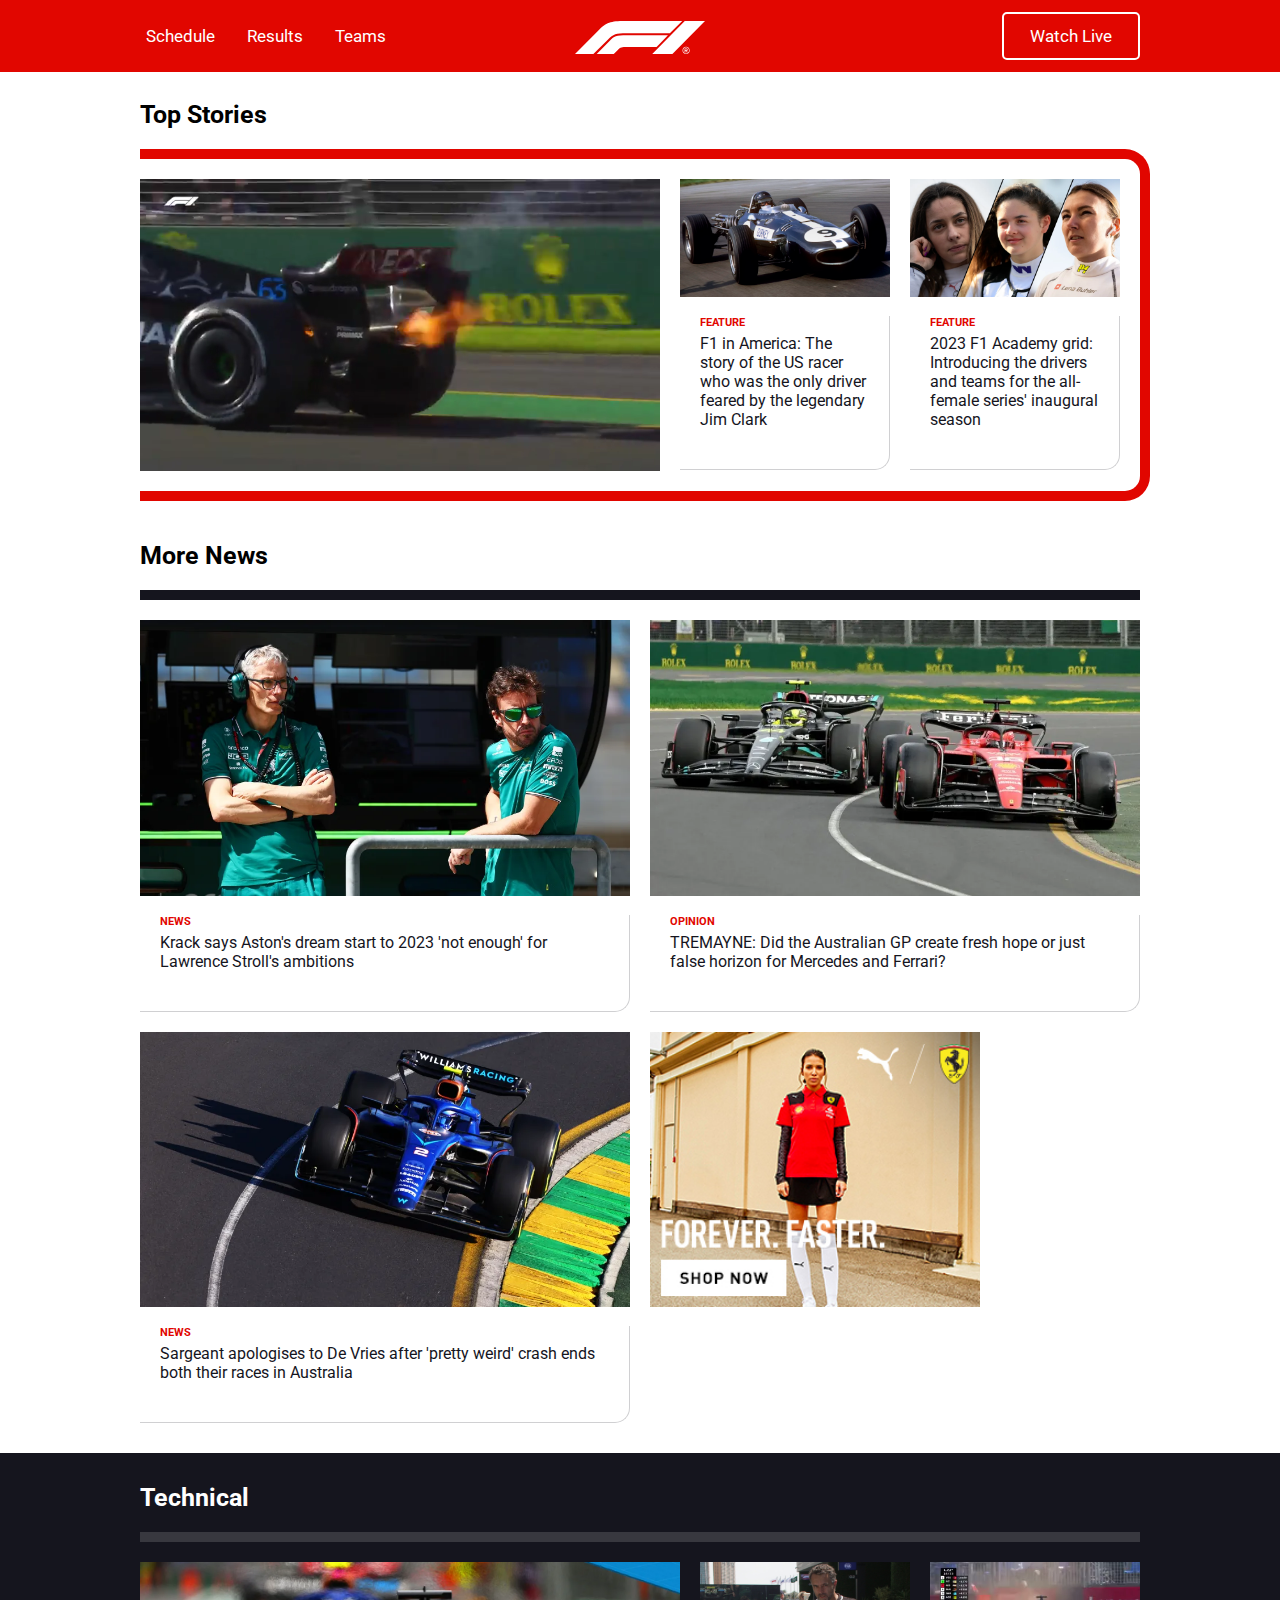
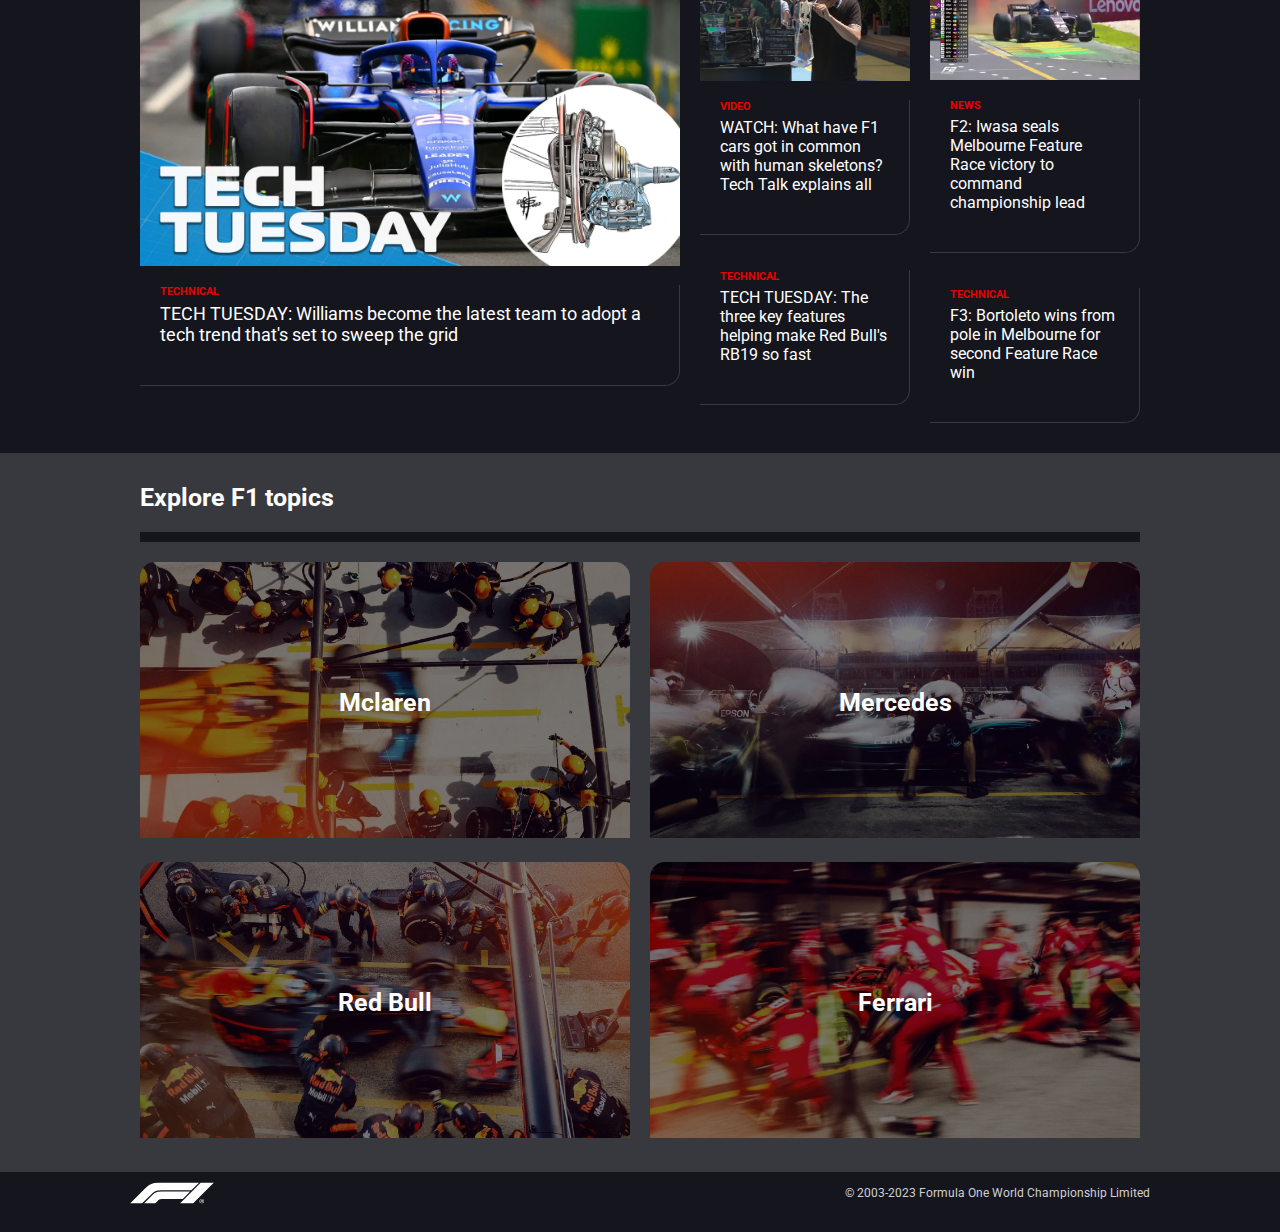
<file: f1-website/index.html>
<!DOCTYPE html>
<html lang="en">
<head>
    <meta charset="UTF-8">
    <meta http-equiv="X-UA-Compatible" content="IE=edge">
    <meta name="viewport" content="width=device-width, initial-scale=1.0">
    <title>F1 - Home</title>
    <link rel="stylesheet" href="styles.css">
    <script type="module" src="scripts/index.js"></script>
    <script type="module" src="scripts/common.js"></script>
</head>
<body class="home">
    <header class="bkg-red">
        <div class="flex nav-bar content">
            <nav class="left-links" id="a">
                <ul class="flex">
                    <li><a href="schedule.html">Schedule</a></li>
                    <li><a href="results.html">Results</a></li>
                    <li><a href="teams.html">Teams</a></li>
                </ul>
            </nav>

            <div class="logo" id="b">
                <a href="index.html">
                    <img src="assets/f1_logo.svg" alt="Formula 1">
                </a>
            </div>
            
            <a href="#" class="toggle-button" id="c">
                <span class="bar"></span>
                <span class="bar"></span>
                <span class="bar"></span>
            </a>

            <div class="right-links">
                <a>Watch Live</a>
            </div>
        </div>
    </header>

    <section class="news content">
        <div class="top-stories">
            <h2>Top Stories</h2>
            <!-- <hr class="bkg-red"> -->
            <div class="grid">
                <video width="625" autoplay loop muted class="grid-col-span-2">
                    <source src="assets/top_stories_video.mp4" type="video/mp4">
                </video>

                <a href="#" class="news-content">
                    <img src="assets/top_stories_jim.webp" alt="Jim Clark" class="hide-for-mobile">
                    <div class="news-content-text">
                        <h4>FEATURE</h4>
                        <p>F1 in America: The story of the US racer who was the only driver feared by the legendary Jim Clark</p>
                    </div>
                </a>

                <a href="#" class="news-content">
                    <img src="assets/top_stories_academy.webp" alt="F1 Academy" class="hide-for-mobile">
                    <div class="news-content-text">
                        <h4>FEATURE</h4>
                        <p>2023 F1 Academy grid: Introducing the drivers and teams for the all-female series' inaugural season</p>
                    </div>
                </a>
            </div>
        </div>

        <div class="more-news">
            <h2>More News</h2>
            <hr class="bkg-black">
            <div class="grid">
                <a href="#" class="news-content">
                    <img src="assets/more_news_aston.webp" alt="Aston Martin" class="hide-for-mobile">
                    <div class="news-content-text">
                        <h4>NEWS</h4>
                        <p>Krack says Aston's dream start to 2023 'not enough' for Lawrence Stroll's ambitions</p>
                    </div>
                </a>
                <a href="#" class="news-content">
                    <img src="assets/more_news_merc.webp" alt="Ferrari and Mercedes" class="hide-for-mobile">
                    <div class="news-content-text">
                        <h4>OPINION</h4>
                        <p>TREMAYNE: Did the Australian GP create fresh hope or just false horizon for Mercedes and Ferrari?</p>
                    </div>
                </a>
                <a href="#" class="news-content">
                    <img src="assets/more_news_williams.webp" alt="Williams" class="hide-for-mobile">
                    <div class="news-content-text">
                        <h4>NEWS</h4>
                        <p>Sargeant apologises to De Vries after 'pretty weird' crash ends both their races in Australia</p>
                    </div>
                </a>
                <a href="#" class="ad">
                    <img src="assets/more_news_ad.jpeg" alt="Ferrari Ad" class="ad">
                </a>
            </div>
        </div>
    </section>

    <section class="bkg-black">
        <div class="news technical content font-white">
            <h2>Technical</h2>
            <hr class="bkg-gray">
            <div class="grid">
                <a href="#" class="technical-content feature grid-col-span-2">
                    <img src="assets/technical_williams.webp" alt="Williams">
                    <div class="technical-content-text">
                        <h4>TECHNICAL</h4>
                        <p>TECH TUESDAY: Williams become the latest team to adopt a tech trend that's set to sweep the grid</p>
                    </div>
                </a>

                <div class="flex column">
                    <a href="#" class="technical-content">
                        <img src="assets/technical_video.jpeg" alt="Technical Video" class="hide-for-mobile">
                        <div class="technical-content-text">
                            <h4>VIDEO</h4>
                            <p>WATCH: What have F1 cars got in common with human skeletons? Tech Talk explains all</p>
                        </div>
                    </a>

                    <a href="#" class="technical-content">
                        <div class="technical-content-text">
                            <h4>TECHNICAL</h4>
                            <p>TECH TUESDAY: The three key features helping make Red Bull's RB19 so fast</p>
                        </div>
                    </a>
                </div>

                <div class="flex column">
                    <a href="#" class="technical-content">
                        <video width="310px" autoplay loop muted class="hide-for-mobile">
                            <source src="assets/technical_f2_video.mp4" type="video/mp4">
                        </video>
                        <div class="technical-content-text">
                            <h4>NEWS</h4>
                            <p>F2: Iwasa seals Melbourne Feature Race victory to command championship lead</p>
                        </div>
                    </a>

                    <a href="#" class="technical-content">
                        <div class="technical-content-text">
                            <h4>TECHNICAL</h4>
                            <p>F3: Bortoleto wins from pole in Melbourne for second Feature Race win</p>
                        </div>
                    </a>
                </div>

            </div>
        </div>
    </section>

    <section class="bkg-gray">
        <div class="news explore content font-white">
            <h2>Explore F1 topics</h2>
            <hr class="bkg-black">
            <div class="grid">
                <a href="#" class="container">
                    <img src="assets/explore_mclaren.webp" alt="Mclaren">
                    <div class="centered">Mclaren</div>
                </a>
            
                <a href="#" class="container">
                    <img src="assets/explore_mercedes.webp" alt="Mercedes">
                    <div class="centered">Mercedes</div>
                </a>
            
                <a href="#" class="container">
                    <img src="assets/explore_redbull.webp" alt="Red Bull">
                    <div class="centered">Red Bull</div>
                </a>
            
                <a href="#" class="container">
                    <img src="assets/explore_ferrari.webp" alt="Ferrari">
                    <div class="centered">Ferrari</div>
                </a>
            </div>
        </div>
    </section>

    <footer class="bkg-black">
        <div class="footer flex content">
            <img src="assets/f1_logo.svg" alt="Formula 1">
            <p>&copy; 2003-2023 Formula One World Championship Limited</p>
        </div>
    </footer>

</body>
</html>
</file>
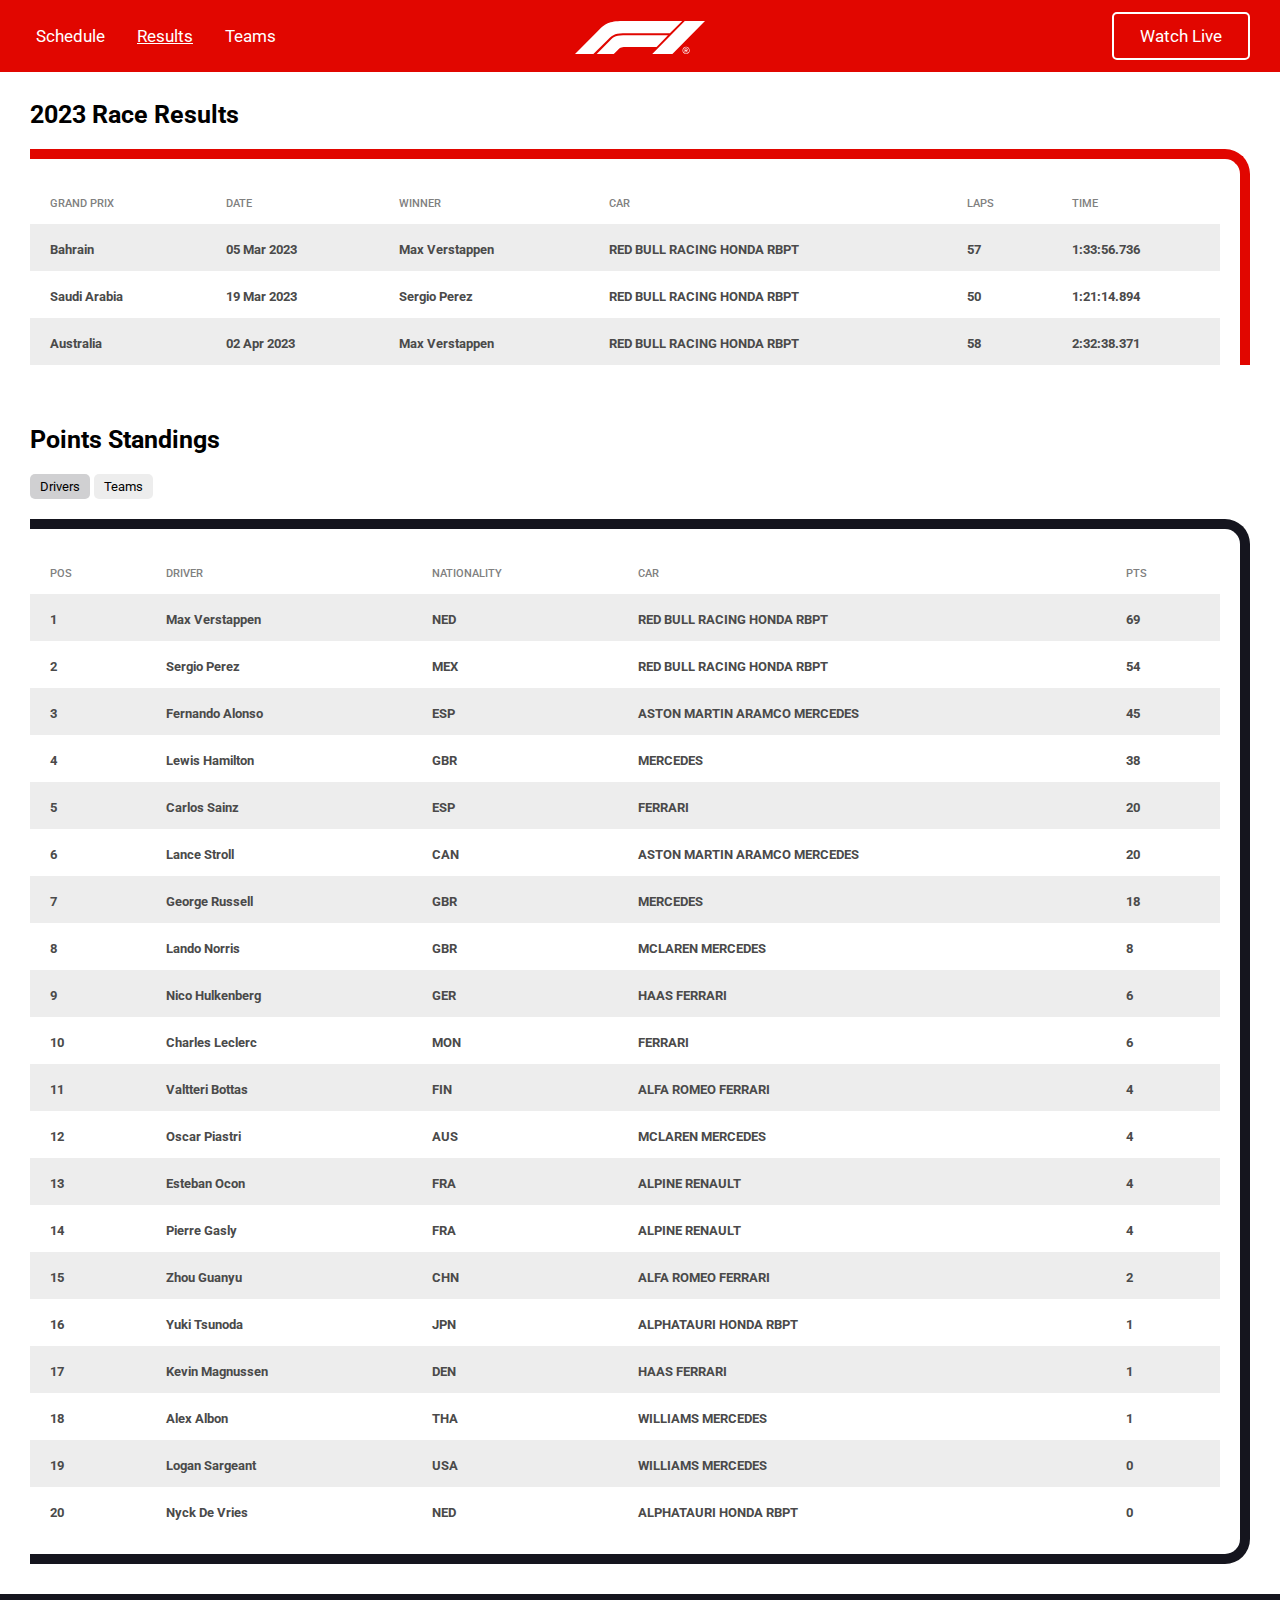
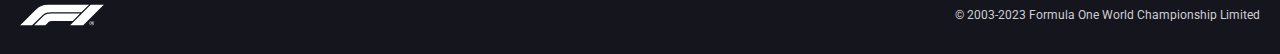
<file: f1-website/results.html>
<!DOCTYPE html>
<html lang="en">
<head>
    <meta charset="UTF-8">
    <meta http-equiv="X-UA-Compatible" content="IE=edge">
    <meta name="viewport" content="width=device-width, initial-scale=1.0">
    <title>Results 2023</title>
    <link rel="stylesheet" href="styles.css">
    <script type='module' src="scripts/results.js"></script>
    <script type="module" src="scripts/common.js"></script>
</head>
<body class="results">
    <header class="bkg-red">
        <div class="flex nav-bar content">
            <nav class="left-links" id="a">
                <ul class="flex">
                    <li><a href="schedule.html">Schedule</a></li>
                    <li><a href="results.html" class="active">Results</a></li>
                    <li><a href="teams.html">Teams</a></li>
                </ul>
            </nav>

            <div class="logo" id="b">
                <a href="index.html">
                    <img src="assets/f1_logo.svg" alt="Formula 1">
                </a>
            </div>

            <a href="#" class="toggle-button" id="c">
                <span class="bar"></span>
                <span class="bar"></span>
                <span class="bar"></span>
            </a>

            <div class="right-links">
                <a>Watch Live</a>
            </div>
        </div>
    </header>

    <section class="content">
        <div>
            <h2>2023 Race Results</h2>
            <div class="race-table">
                <table>
                    <thead>
                        <tr>
                            <th>GRAND PRIX</th>
                            <th class="hide-for-mobile">DATE</th>
                            <th>WINNER</th>
                            <th class="hide-for-mobile">CAR</th>
                            <th>LAPS</th>
                            <th class="hide-for-mobile">TIME</th>
                        </tr>
                    </thead>
                    <tbody>
                        <tr>
                            <td>Bahrain</td>
                            <td class="hide-for-mobile">05 Mar 2023</td>
                            <td>Max Verstappen</td>
                            <td class="hide-for-mobile">RED BULL RACING HONDA RBPT</td>
                            <td>57</td>
                            <td class="hide-for-mobile">1:33:56.736</td>
                        </tr>
                        <tr>
                            <td>Saudi Arabia</td>
                            <td class="hide-for-mobile">19 Mar 2023</td>
                            <td>Sergio Perez</td>
                            <td class="hide-for-mobile">RED BULL RACING HONDA RBPT</td>
                            <td>50</td>
                            <td class="hide-for-mobile">1:21:14.894</td>
                        </tr>
                        <tr>
                            <td>Australia</td>
                            <td class="hide-for-mobile">02 Apr 2023</td>
                            <td>Max Verstappen</td>
                            <td class="hide-for-mobile">RED BULL RACING HONDA RBPT</td>
                            <td>58</td>
                            <td class="hide-for-mobile">2:32:38.371</td>
                        </tr>
                    </tbody>
                </table>
            </div>
        </div>
    </section>

    <section class="content standings-table">
        <div>
            <h2>Points Standings</h2>
            <button class="driver-button" id="default-open">Drivers</button>
            <button class="team-button">Teams</button>
        </div>
    </section>
    
    <footer class="bkg-black">
        <div class="footer flex content">
            <img src="assets/f1_logo.svg" alt="Formula 1">
            <p>&copy; 2003-2023 Formula One World Championship Limited</p>
        </div>
    </footer>

</body>
</html>
</file>
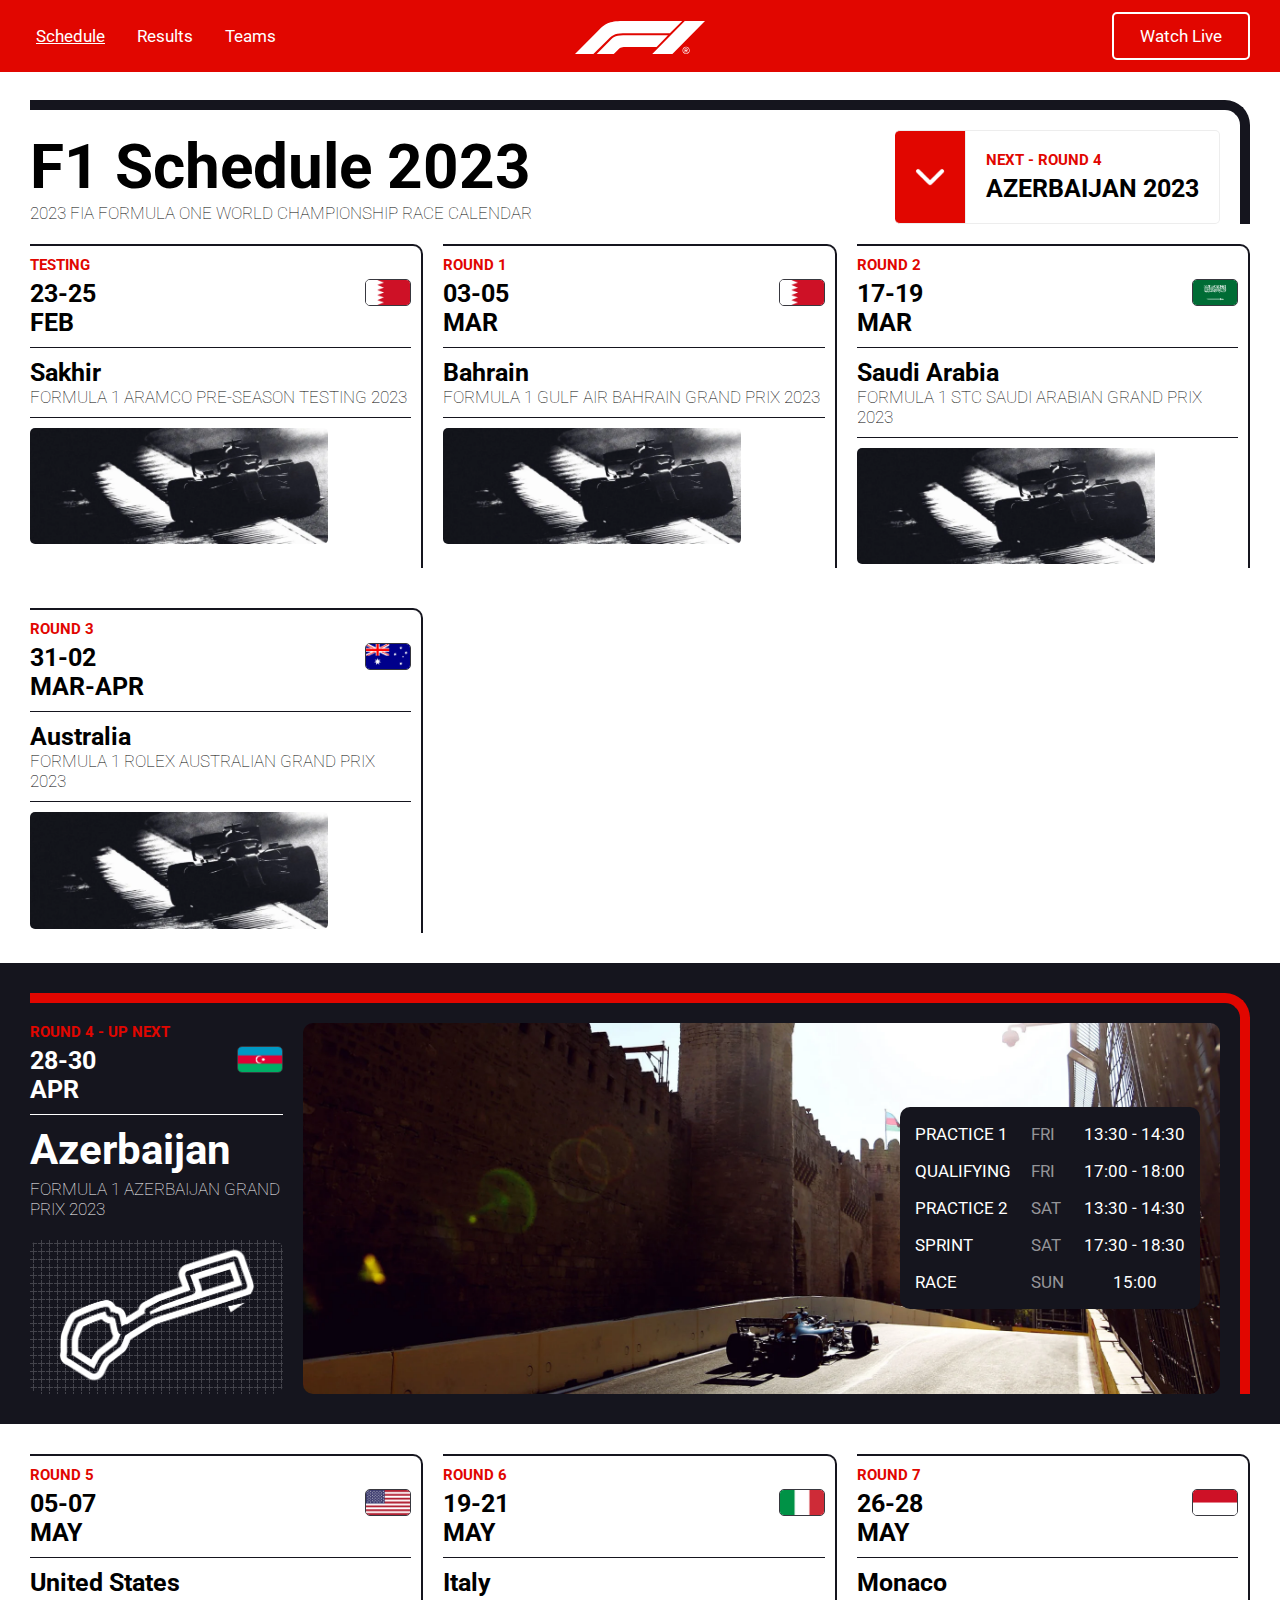
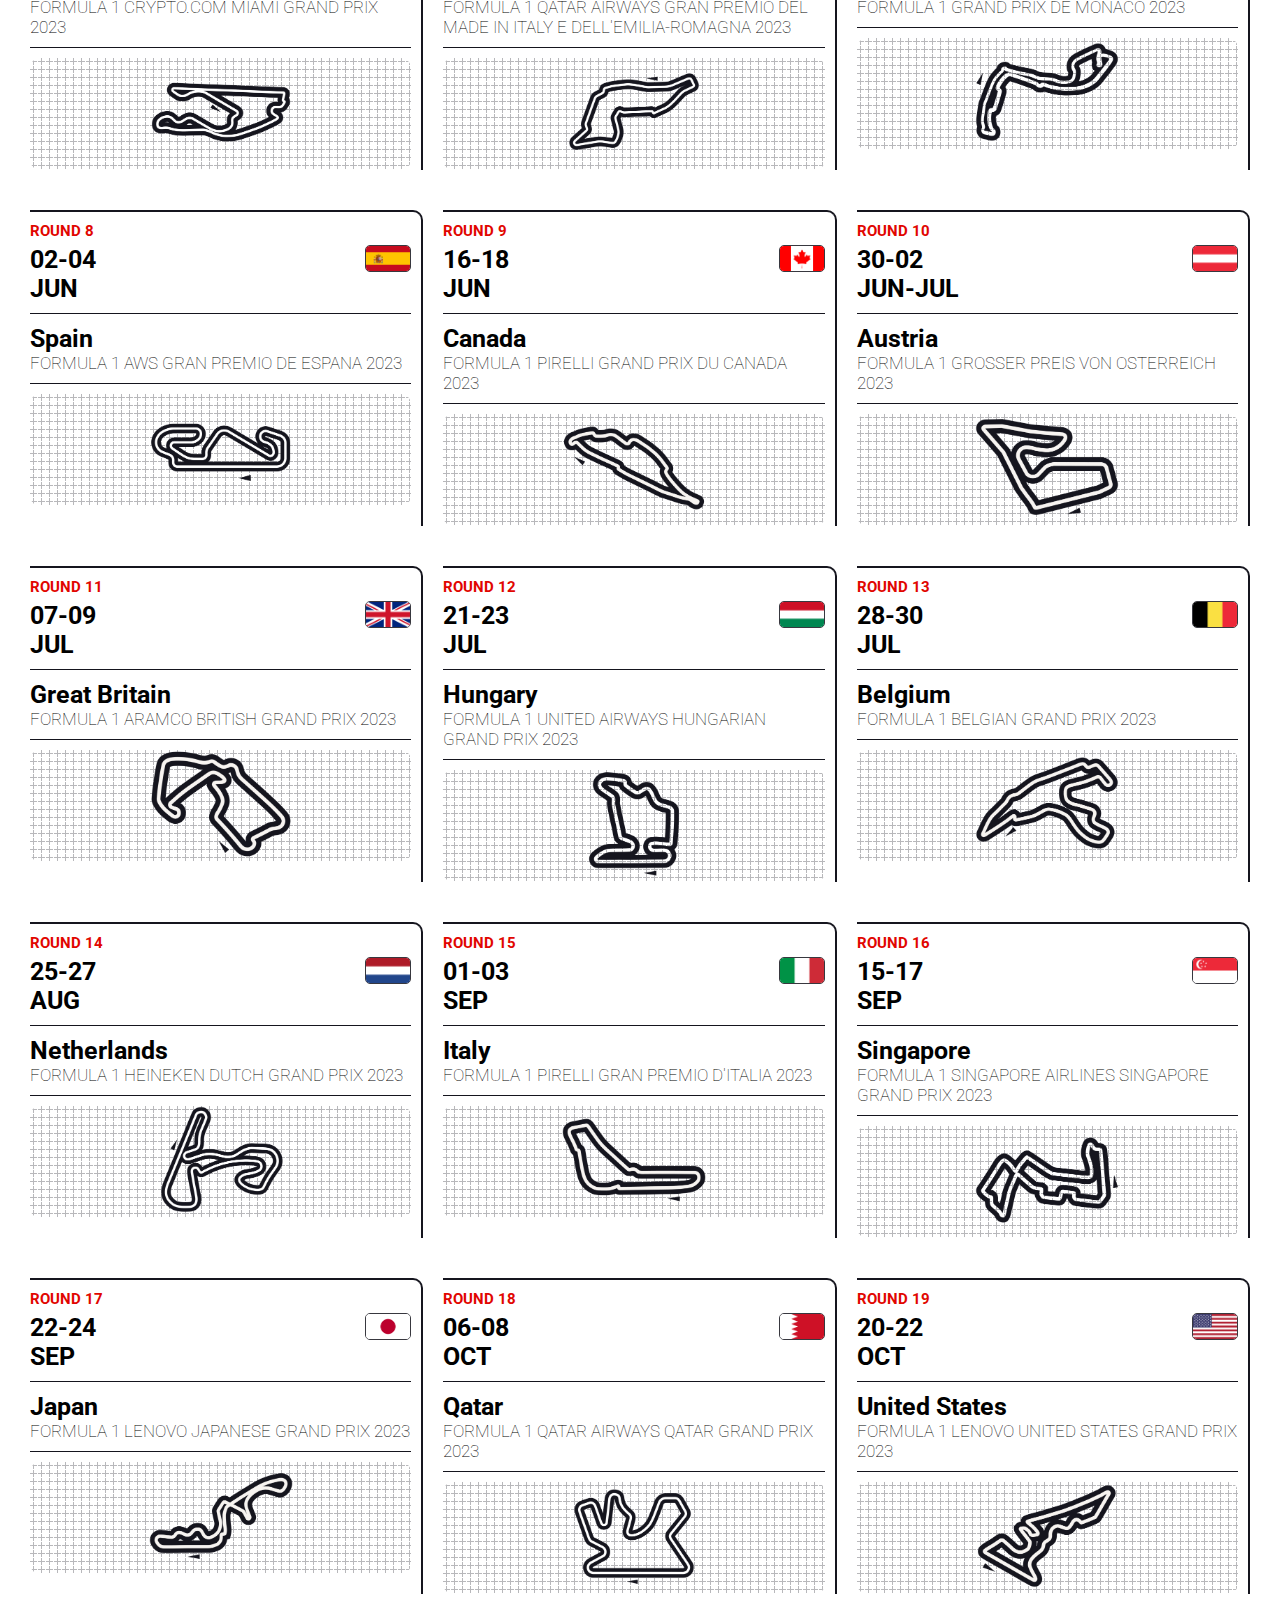
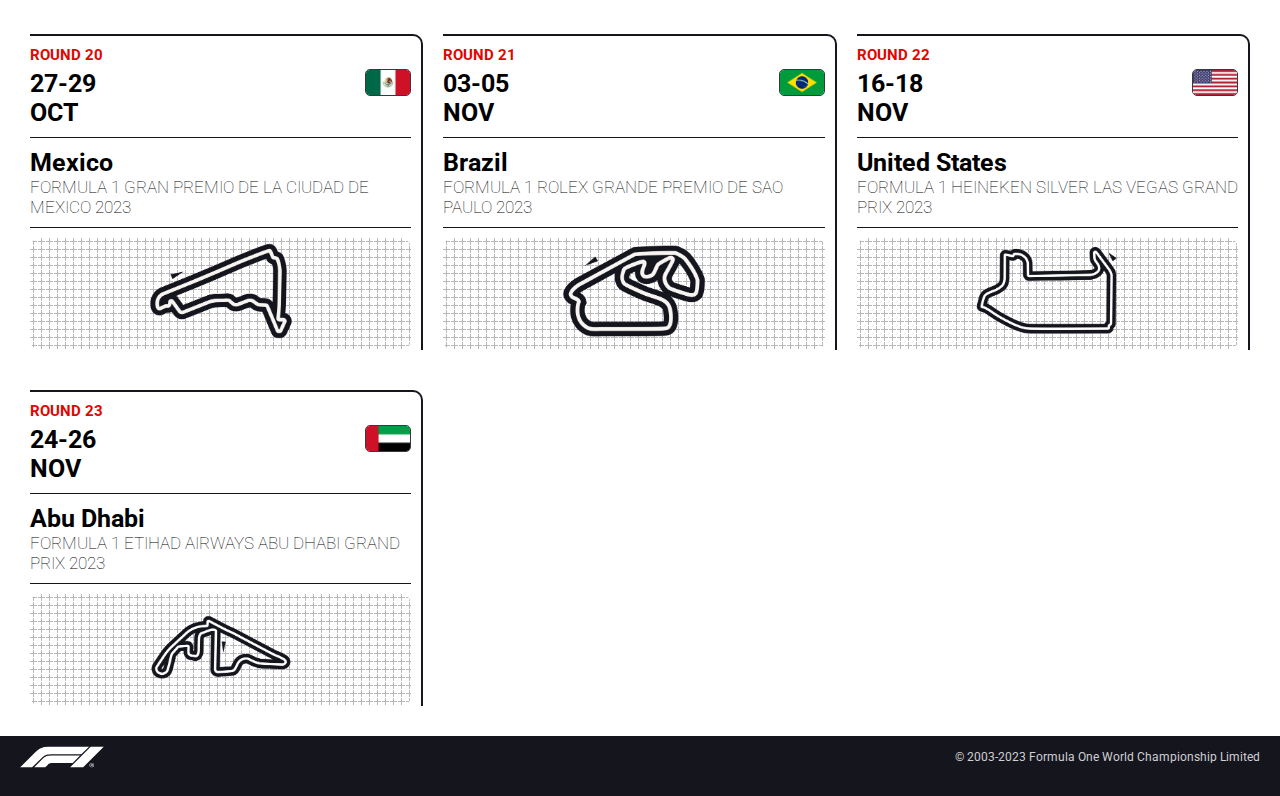
<file: f1-website/schedule.html>
<!DOCTYPE html>
<html lang="en">
<head>
    <meta charset="UTF-8">
    <meta http-equiv="X-UA-Compatible" content="IE=edge">
    <meta name="viewport" content="width=device-width, initial-scale=1.0">
    <title>F1 Schedule</title>
    <link rel="stylesheet" href="styles.css">
    <script type='module' src="scripts/schedule.js"></script>
    <script type="module" src="scripts/common.js"></script>
</head>
<body class="schedule">
    <header class="bkg-red">
        <div class="flex nav-bar content">
            <nav class="left-links" id="a">
                <ul class="flex">
                    <li><a href="schedule.html" class="active">Schedule</a></li>
                    <li><a href="results.html">Results</a></li>
                    <li><a href="teams.html">Teams</a></li>
                </ul>
            </nav>

            <div class="logo" id="b">
                <a href="index.html">
                    <img src="assets/f1_logo.svg" alt="Formula 1">
                </a>
            </div>

            <a href="#" class="toggle-button" id="c">
                <span class="bar"></span>
                <span class="bar"></span>
                <span class="bar"></span>
            </a>

            <div class="right-links">
                <a>Watch Live</a>
            </div>
        </div>
    </header>

    <section class="content">
        <div class="past-races">
            <div class="flex">
                <div>
                    <h1>F1 Schedule 2023</h1>
                    <h3>2023 FIA FORMULA ONE WORLD CHAMPIONSHIP RACE CALENDAR</h3>
                </div>

                <div  class="flex" type="button" onClick="document.getElementById('middle').scrollIntoView({behavior: 'smooth', block: 'center'});">
                    <div class="flex">
                        <img src="assets/Chevron-down-white.png" alt="Chevron down icon" width="30">
                    </div>
                    <div>
                        <h4>NEXT - ROUND 4</h4>
                        <h2>AZERBAIJAN 2023</h2>
                    </div>
                </div>
            </div>
        </div> 
    </section>

    <section class="bkg-black">
        <div class="upcoming-race content" id="middle">
            <div class="flex">
                <div>
                    <h4>ROUND 4 - UP NEXT</h4>
                    <div class="flex">
                        <div>
                            <h2>28-30</h2>
                            <h2>APR</h2>
                        </div>
                        <img src="assets/azerbaijan-flag.webp" alt="Azerbaijan Flag" width="46" class="flag">
                    </div>
                    <hr class="bkg-white">
                    <h1>Azerbaijan</h1>
                    <h3>FORMULA 1 AZERBAIJAN GRAND PRIX 2023</h3>
                    <hr class="bkg-black">
                    <div class="bkg-grid-white">
                        <img src="assets/Azerbaijan.webp" alt="Pre-season" width="200">
                    </div>
                </div>

                <div class="flex bkg-image hide-for-mobile">
                    <div class="flex schedule-bubble bkg-black">
                        <div class="col-1">
                            <p>PRACTICE 1</p>
                            <p>QUALIFYING</p>
                            <p>PRACTICE 2</p>
                            <p>SPRINT</p>
                            <p>RACE</p>
                        </div>
                        <div class="col-2">
                            <p>FRI</p>
                            <p>FRI</p>
                            <p>SAT</p>
                            <p>SAT</p>
                            <p>SUN</p>
                        </div>
                        <div class="col-3">
                            <p>13:30 - 14:30</p>
                            <p>17:00 - 18:00</p>
                            <p>13:30 - 14:30</p>
                            <p>17:30 - 18:30</p>
                            <p>15:00</p>
                        </div>
                    </div>
                </div>
            </div>
        </div>
    </section>

    <section class="content">
        <div class="next-races"></div>
    </section>
    
    <footer class="bkg-black">
        <div class="footer flex content">
            <img src="assets/f1_logo.svg" alt="Formula 1">
            <p>&copy; 2003-2023 Formula One World Championship Limited</p>
        </div>
    </footer>

</body>
</html>
</file>
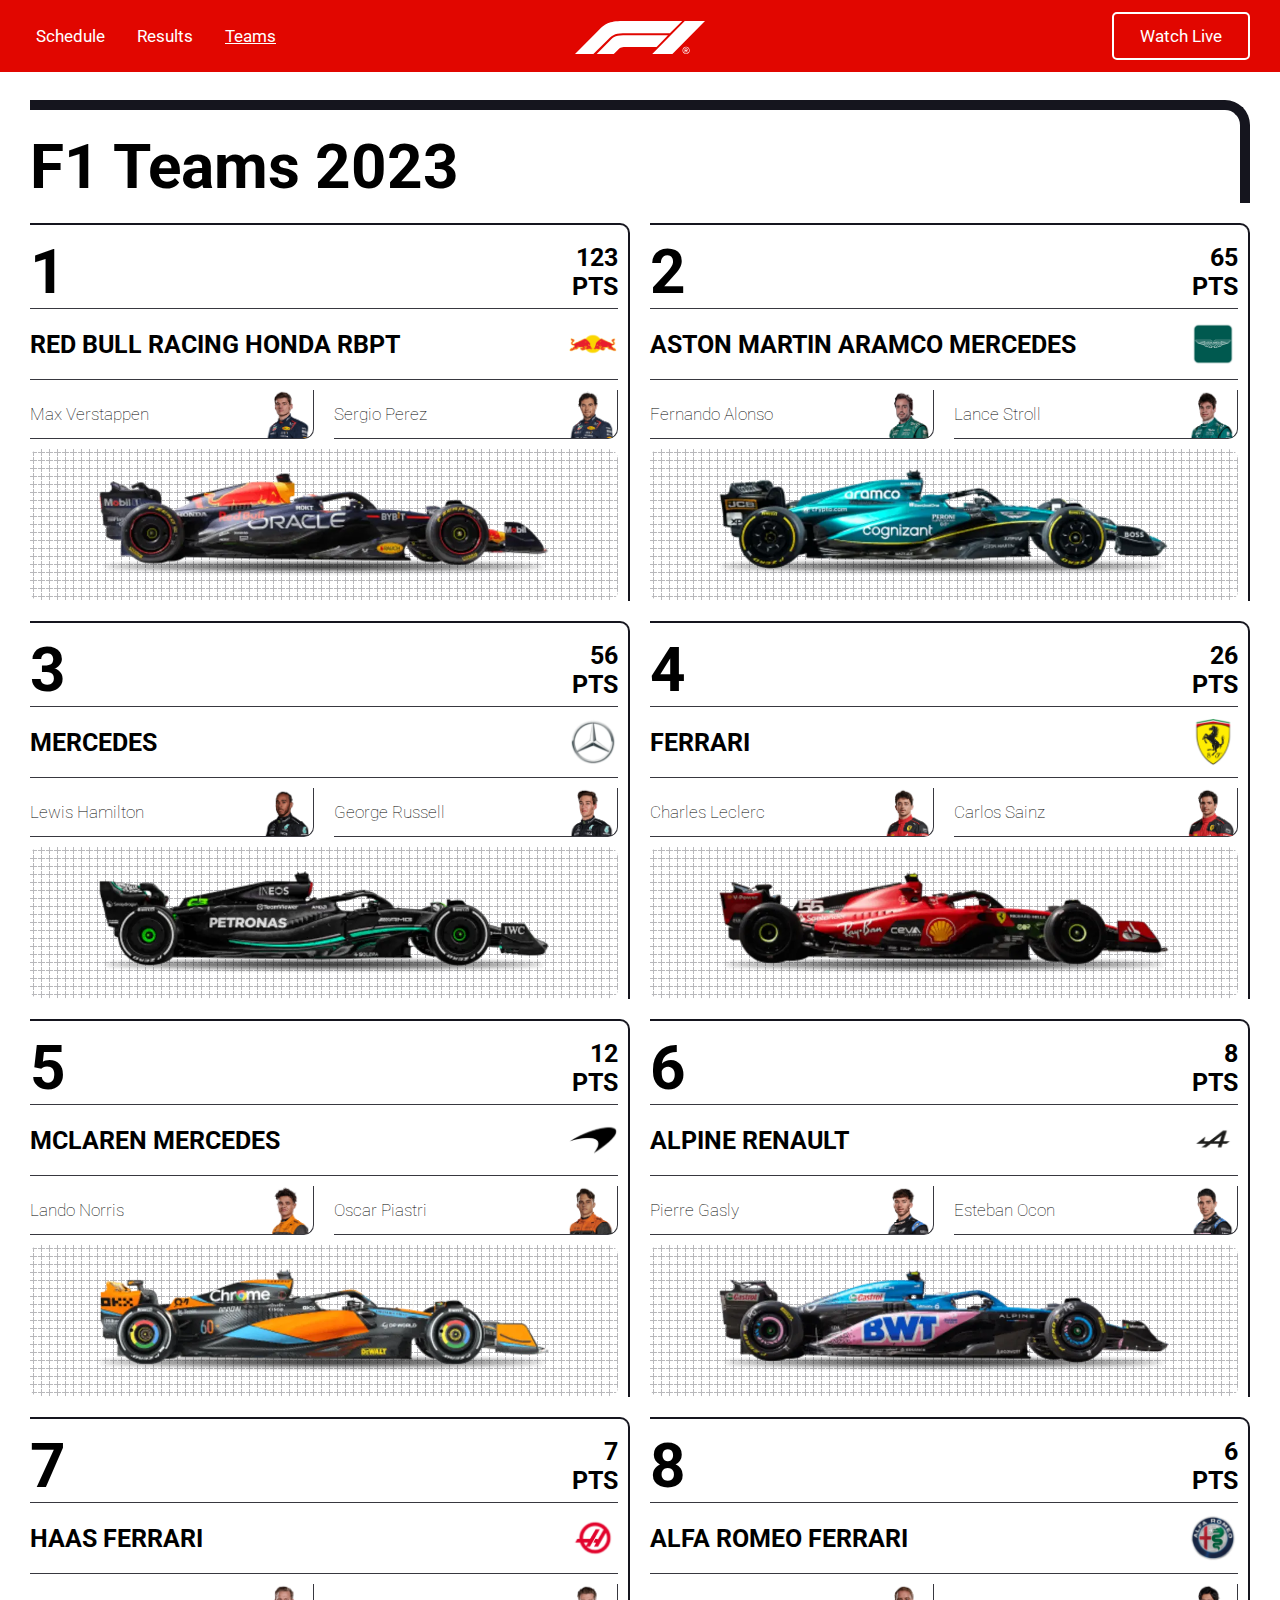
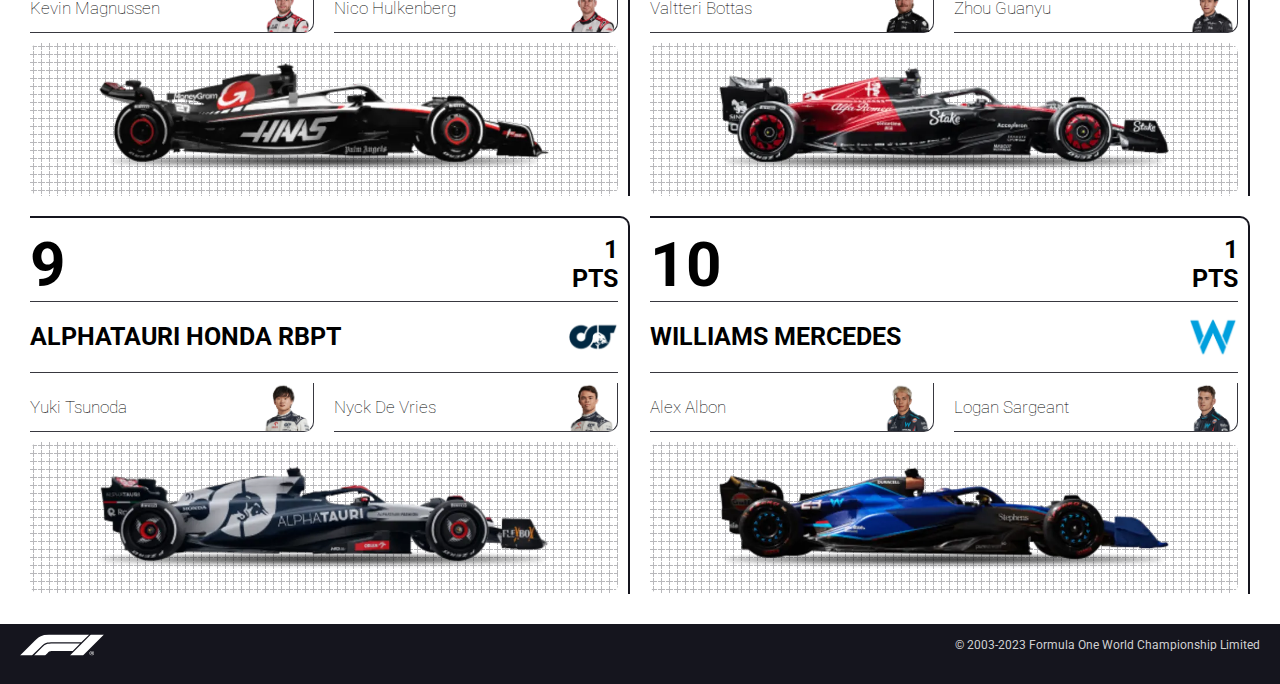
<file: f1-website/teams.html>
<!DOCTYPE html>
<html lang="en">
<head>
    <meta charset="UTF-8">
    <meta http-equiv="X-UA-Compatible" content="IE=edge">
    <meta name="viewport" content="width=device-width, initial-scale=1.0">
    <title>F1 - Home</title>
    <link rel="stylesheet" href="styles.css">
    <script type="module" src="scripts/teams.js"></script>
    <script type="module" src="scripts/common.js"></script>
</head>
<body class="teams">
    <header class="bkg-red">
        <div class="flex nav-bar content">
            <nav class="left-links" id="a">
                <ul class="flex">
                    <li><a href="schedule.html">Schedule</a></li>
                    <li><a href="results.html">Results</a></li>
                    <li><a href="teams.html" class="active">Teams</a></li>
                </ul>
            </nav>

            <div class="logo" id="b">
                <a href="index.html">
                    <img src="assets/f1_logo.svg" alt="Formula 1">
                </a>
            </div>

            <a href="#" class="toggle-button" id="c">
                <span class="bar"></span>
                <span class="bar"></span>
                <span class="bar"></span>
            </a>

            <div class="right-links">
                <a>Watch Live</a>
            </div>
        </div>
    </header>

    <section class="content">
        <div>
            <h1>F1 Teams 2023</h1>
        </div>
        <div class="grid teams-grid"></div>
    </section>

    <footer class="bkg-black">
        <div class="footer flex content">
            <img src="assets/f1_logo.svg" alt="Formula 1">
            <p>&copy; 2003-2023 Formula One World Championship Limited</p>
        </div>
    </footer>

</body>
</html>
</file>
<file: f1-website/styles.css>
/* ---------- ALL ---------- */
@import url('https://fonts.googleapis.com/css2?family=Roboto:wght@400;700&display=swap');

* {
    box-sizing: border-box;
    font-family: Roboto, sans-serif;
    font-size: 1.7rem;
}

html {
    font-size: 62.5%;
}

body {
    margin: 0;
    padding: 0;
}

/* body::-webkit-scrollbar {
    display: none;
} */

section {
    padding-bottom: 20px;
}

section > div {
    padding: 10px 30px;
}

section:first-of-type {
    padding-top: 70px;
}

h1 {
    font-size: 62px;
    font-weight: heavy;
    margin: 0;
}

h2 {
    font-size: 2.5rem;
    font-weight: bold;
    margin: 0;
}

h3 {
    margin: 0;
    font-weight: lighter;
}

h4 {
    color: #e10600;
    margin: 0;
    font-size: 1.1rem;
}

hr {
    border: none;
    height: 10px;
    margin-bottom: 20px;
}

.flex {
    display: flex;
}

.column {
    flex-direction: column;
}

.grid {
    display: grid;
}

a {
    text-decoration: none;
}

.bkg-red {
    background-color: #e10600;
}

.bkg-gray {
    background-color: #38383f;
}

.bkg-black {
    background-color: #15151E;
}

.bkg-white {
    background-color: white;
}

.font-white {
    color: white;
}

.bkg-grid-white {
    background-image: url(assets/plus-white-x2.webp);
    background-repeat: repeat;
    background-size: 8px;
    border-radius: 10px;
    text-align: center;
}

.bkg-grid {
    background-image: url(assets/plus-x2.webp);
    background-repeat: repeat;
    background-size: 8px;
    border-radius: 10px;
    text-align: center;
}

/* ---------- Navigation ---------- */

header {
    position: fixed;
    width: 100%;
    z-index: 1;
}

.nav-bar {
    justify-content: space-between;
    align-items: center;
    padding: 2px 20px;
    color: white;
}

.nav-bar .logo img {
    height: auto;
    width: 130px;
    margin: 19px 30px 12px;
}

.nav-bar .left-links a {
    text-decoration: none;
    color: white;
    padding: 25.6px 16px;
}

.nav-bar .left-links a:hover,
.nav-bar .right-links a:hover {
    background-color: #15151E;
    cursor: pointer;
}

.nav-bar .left-links ul {
    list-style-type: none;
    margin: 0;
    padding: 0;
}

.nav-bar .right-links a {
    border: 2px solid white;
    border-radius: 5px;
    padding: 12px 26px;
    margin-left: 124.26px;
    margin-right: 10px;
}

.left-links a.active {
    text-decoration: underline;
}

.nav-bar .toggle-button {
    display: flex;
    flex-direction: column;
    justify-content: space-between;
    width: 30px;
    height: 21px;
    position: absolute;
    top: 25px;
    right: 30px;
}

.nav-bar .toggle-button .bar {
    height: 3px;
    background-color: white;
    border-radius: 10px;
}

/* ---------- Footer ---------- */

.footer {
    color: #d0d0d2;
    padding: 2px 20px 20px;
    justify-content: space-between;
}

.footer img {
    width: 84px;
}

.footer p {
    font-size: 1.2rem;
}

/* ---------- Latest ---------- */

.home h2 {
    margin: 20px 0;
}

.home h4 {
    margin: 0px 0px 5px;
}

.news-content-text p,
.technical-content-text p {
    margin: 0;
    font-size: 1.6rem;
}

/* .technical .grid:last-child,
.more-news .grid:last-child,
.explore .grid:last-child {
    margin-right: 100%;
} */

.top-stories .grid:last-child {
    padding-right: 100%;
}

/* News */

.top-stories .grid {
    grid-template-columns: 1fr 1fr 1fr;
    gap: 20px;
}

.top-stories > div {
    border-top: 10px solid #e10600;
    border-right: 10px solid #e10600;
    border-bottom: 10px solid #e10600;
    border-top-right-radius: 25px;
    border-bottom-right-radius: 25px;
    padding: 20px 20px 20px 0;
}

.news img {
    aspect-ratio: 16/9;
    object-fit: cover;
}

.news .flex {
    gap: 20px;
}

.news-content-text {
    margin-top: 15px;
    padding: 0px 20px 40px;
    color: #15151E;
    border-right: 1px solid #d0d0d2;
    border-bottom: 1px solid #d0d0d2;
    border-radius: 0px 0px 15px 0px;
    overflow: hidden;
}

.more-news .grid {
    grid-template-columns: 1fr 1fr 1fr 1fr;
    gap: 20px;
}

.more-news .ad {
    aspect-ratio: unset;
}

/* Technical */

.technical img {
    aspect-ratio: 16/9;
    object-fit: cover;
}

.technical-content-text {
    margin-top: 15px;
    padding: 0px 20px 40px;
    color: white;
    border-right: 1px solid #38383f;
    border-bottom: 1px solid #38383f;
    border-radius: 0px 0px 15px 0px;
    overflow: hidden;
}

.technical-content.feature p {
    font-size: 1.8rem;
}

.technical .grid {
    grid-template-columns: 1fr 1fr 1fr;
    gap: 20px;
}

/* Explore */

.explore img{
    filter: brightness(50%);
}

.explore .container {
    position: relative;
    color: white;
}

.explore .centered {
    position: absolute;
    top: 50%;
    left: 50%;
    transform: translate(-50%, -50%);
    font-weight: bold;
    font-size: 2.5rem;
}

.explore .grid {
    grid-template-columns: 1fr 1fr 1fr 1fr;
    gap: 20px;
}

.explore a {
    overflow: hidden;
    border-radius: 15px 15px 0px 0px;
}

/* ---------- Schedule ---------- */

.schedule h4 {
    margin: 0 0 5px;
    font-size: 1.5rem;
}

.schedule .past-races img {
    border-radius: 5px;
}

.schedule hr {
    margin: 10px 0px;
    height: 1px;
}

.schedule .races > div > div,
.upcoming-race > div > div > div {
    justify-content: space-between;
}

.schedule .grid {
    gap: 20px;
    grid-template-columns: 1fr 1fr 1fr 1fr;
}

.schedule .races > div {
    border-top: 2px solid #15151E;
    border-right: 2px solid #15151E;
    border-top-right-radius: 10px;
    margin-top: 20px;
    padding: 10px 10px 0px 0px;
}

.schedule .races > div:hover {
    border-top: 2px solid #e10600;
    border-right: 2px solid #e10600;
    cursor: pointer;
}

.schedule .flag {
    border: 1px solid #38383f;
    border-radius: 5px;
    align-self: baseline;
}

.past-races > div:nth-child(1),
.upcoming-race > div {
    border-top-right-radius: 25px;
    margin-top: 20px;
    padding: 20px 20px 0 0;
}

/* Past Races */

.past-races > div:nth-child(1) {
    border-top: 10px solid #15151E;
    border-right: 10px solid #15151E;
    justify-content: space-between;
}

.past-races > .flex > div:nth-child(2) > div {
    border-right: 1px solid #ededed;
    border-top: 1px solid #ededed;
    border-bottom: 1px solid #ededed;
    padding: 20px;
    width: fit-content;
    cursor: pointer;
}

.past-races > .flex > div:nth-child(2) > div:nth-child(1) {
    background-color: #e10600;
    align-items: center;
    border-top-left-radius: 5px;
    border-bottom-left-radius: 5px;
}

.past-races > .flex > div:nth-child(2) > div:nth-child(2) {
    border-top-right-radius: 5px;
    border-bottom-right-radius: 5px;
}

/* Upcoming Race */

.upcoming-race > div {
    border-top: 10px solid #e10600;
    border-right: 10px solid #e10600;
}

.upcoming-race {
    color: white;
}

.upcoming-race .flex:nth-child(1){
    gap: 20px;
}

.upcoming-race h1 {
    font-size: 4.2rem;
    margin-bottom: 5px;
}

.upcoming-race .flex {
    justify-content: space-between;
}

.upcoming-race .bkg-image {
    gap: 40px;
    width: 100%;
    background-image: url(assets/schedule_azerbaijan.webp);
    background-position: 50% 75%;
    background-size: cover;
    justify-content: end;
    align-items: center;
    border-radius: 10px;
}

.upcoming-race .schedule-bubble {
    margin-right: 20px;
    height: fit-content;
    padding: 0 15px;
    border-radius: 10px;
}

.upcoming-race .schedule-bubble .col-2 {
    color: #949498;
}

.upcoming-race .schedule-bubble .col-3 {
    text-align: center;
}

/* --------- Results --------- */

.results table,
.results h2,
.results button {
    margin-top: 20px;
}

.results button {
    border: none;
    border-radius: 5px;
    padding: 5px 10px;
    cursor: pointer;
    font-size: 1.3rem;
}

.results table {
    border-collapse: collapse;
    min-width: 100%;
}

.results th {
    color: gray;
    font-size: 1.1rem;
    font-weight: 500;
    text-align: left;
}

.results td {
    font-size: 1.3rem;
    font-weight: 700;
    color: #4a4a4a;
}

.results td, th {
    padding: 18px 20px 14px;
}

.results tbody tr:nth-child(odd) {
    background-color: #ededed;
}

.results table:has(#myTable) tr th {
    cursor: pointer;
}

.results .race-table {
    border-top: 10px solid #e10600;
    border-right: 10px solid #e10600;
    border-top-right-radius: 25px;
    padding: 0 20px 0 0;
    margin-top: 20px;
}

.results .driver-button,
.results .team-button {
    background-color: #ededed;
}

.results .tab-content {
    border-top: 10px solid #15151E;
    border-right: 10px solid #15151E;
    border-bottom: 10px solid #15151E;
    border-top-right-radius: 25px;
    border-bottom-right-radius: 25px;
    padding: 0 20px 20px 0;
    margin-top: 20px;
}

/* --------- Teams --------- */

.teams section > div:nth-child(1) h1 {
    border-top: 10px solid #15151E;
    border-right: 10px solid #15151E;
    border-top-right-radius: 25px;
    margin-top: 20px;
    padding-top: 20px;
}

.teams .teams-grid {
    grid-template-columns: 1fr 1fr;
    gap: 20px;
}

.teams .team {
    border-top: 2px solid #15151E;
    border-right: 2px solid #15151E;
    border-top-right-radius: 10px;
    padding: 10px 10px 0px 0px;
    cursor: pointer;
}

.teams .team > div:nth-child(1),
.teams .teams-grid .name {
    justify-content: space-between;
    border-bottom: 1px solid #38383f;
    margin-bottom: 10px;
}

.teams .team > div:nth-child(1) {
    text-align: right;
    align-items: center;
}

.teams .teams-grid .name {
    align-items: center;
    padding-bottom: 10px;
}

.teams .teams-grid .drivers {
    grid-template-columns: 1fr 1fr;
    gap: 20px;
}

.teams .team .driver {
    border-bottom: 1px solid #38383f;
    border-right: 1px solid #38383f;
    border-bottom-right-radius: 10px;
    justify-content: space-between;
    align-items: center;
    padding-right: 2px;
    margin-bottom: 10px;
}

/* --------- Responsive --------- */

@media only screen and (min-width: 1360px) { /** width >= 1360px **/
    .content {
        width: 1360px;
        margin: 0 auto;
    }

    .nav-bar .toggle-button {
        display: none;
    }

    .news-content,
    .technical-content {
        width: 310px;
    }

    .technical-content.feature,
    .technical-content.feature img {
        width: 620px;
    }

    .news img {
        width: 310px;
    }
}

@media only screen and (max-width: 1360px) and (min-width: 1055px) { /** 1055px <= width <= 1360px **/
    .nav-bar .toggle-button {
        display: none;
    }
    
    .schedule .grid {
        grid-template-columns: 1fr 1fr 1fr;
    }

    .more-news .grid,
    .explore .grid {
        grid-template-columns: 1fr 1fr;
    }

    .home .content {
        width: 1060px;
        margin: 0 auto;
    }

    .top-stories .news-content,
    .top-stories .news-content img,
    .technical-content,
    .technical-content img,
    .technical video {
        width: 210px;
    }

    .top-stories video {
        width: 520px;
    }

    .more-news .news-content img,
    .explore img {
        width: 490px;
    }

    .more-news .ad {
        width: 330px;
    }

    .technical-content.feature img,
    .technical-content.feature {
        width: 540px;
    }
}


@media only screen and (max-width: 1054px) and (min-width: 711px) { /** width <= 1054px **/
    .left-links {
        display: none;
    }

    .right-links {
        display: none;
    }

    .nav-bar .logo img {
        margin-left: 10px;
    }

    .nav-bar {
        flex-direction: column;
        text-align: center;
    }

    nav ul {
        flex-direction: column;
        gap: 10px;
    }

    #a {
        order: 3;
    }

    #b {
        order: 1;
    }

    #c {
        order: 2;
    }

    .nav-bar .left-links a {
        padding: 5px 10px;
        border-radius: 5px;
    }

    .left-links.active {
        display: flex;
    }
    
    .teams .teams-grid {
        grid-template-columns: 1fr;
    }

    .top-stories .grid,
    .technical .grid,
    .schedule .grid,
    .more-news .grid,
    .explore .grid {
        grid-template-columns: 1fr 1fr;
    }

    .top-stories .grid-col-span-2,
    .technical .grid-col-span-2 {
        grid-column: span 2;
    }

    .home .content {
        width: 710px;
        margin: 0 auto;
    }

    .top-stories video {
        width: 640px;
    }

    .technical-content.feature,
    .technical-content.feature img {
        width: 650px;
    }

    .more-news .news-content img {
        width: 315px;
    }

    .news img {
        width: 310px;
    }
}

@media only screen and (max-width: 930px) { /** width <= 930px **/
    .left-links {
        display: none;
    }

    .right-links {
        display: none;
    }

    .nav-bar .logo img {
        margin-left: 10px;
    }

    .nav-bar {
        flex-direction: column;
        text-align: center;
    }

    nav ul {
        flex-direction: column;
        gap: 10px;
    }

    #a {
        order: 3;
    }

    #b {
        order: 1;
    }

    #c {
        order: 2;
    }

    .nav-bar .left-links a {
        padding: 5px 10px;
        border-radius: 5px;
    }

    .left-links.active {
        display: flex;
    }

    .past-races > div:nth-child(1) {
        flex-direction: column;
        gap: 20px;
    }

    .teams .teams-grid {
        grid-template-columns: 1fr;
    }
}

@media only screen and (max-width: 710px) { /** width <= 710px **/
    .top-stories .grid,
    .technical .grid,
    .schedule .grid,
    .more-news .grid,
    .explore .grid {
        grid-template-columns: 1fr;
    }

    .top-stories video {
        max-width: 360px;
    }
    
    .hide-for-mobile {
        display: none;
    }
    
    .home .content {
        max-width: 435px;
        margin: 0 auto;
    }

    .technical-content.feature img,
    .explore img {
        max-width: 374px;
    }

    .teams .teams-grid .bkg-grid img {
        max-width: 300px
    }

    h1 {
        font-size: 4.2rem;
    }
}

@media only screen and (max-width: 431px) { /** width <= 710px **/
    .home .content {
        max-width: 375px;
        margin: 0 auto;
    }

    .top-stories video {
        max-width: 300px;
    }   

    .technical-content.feature img,
    .explore img {
        max-width: 315px;
    }

    h1 {
        font-size: 3.5rem;
    }
}
</file>
